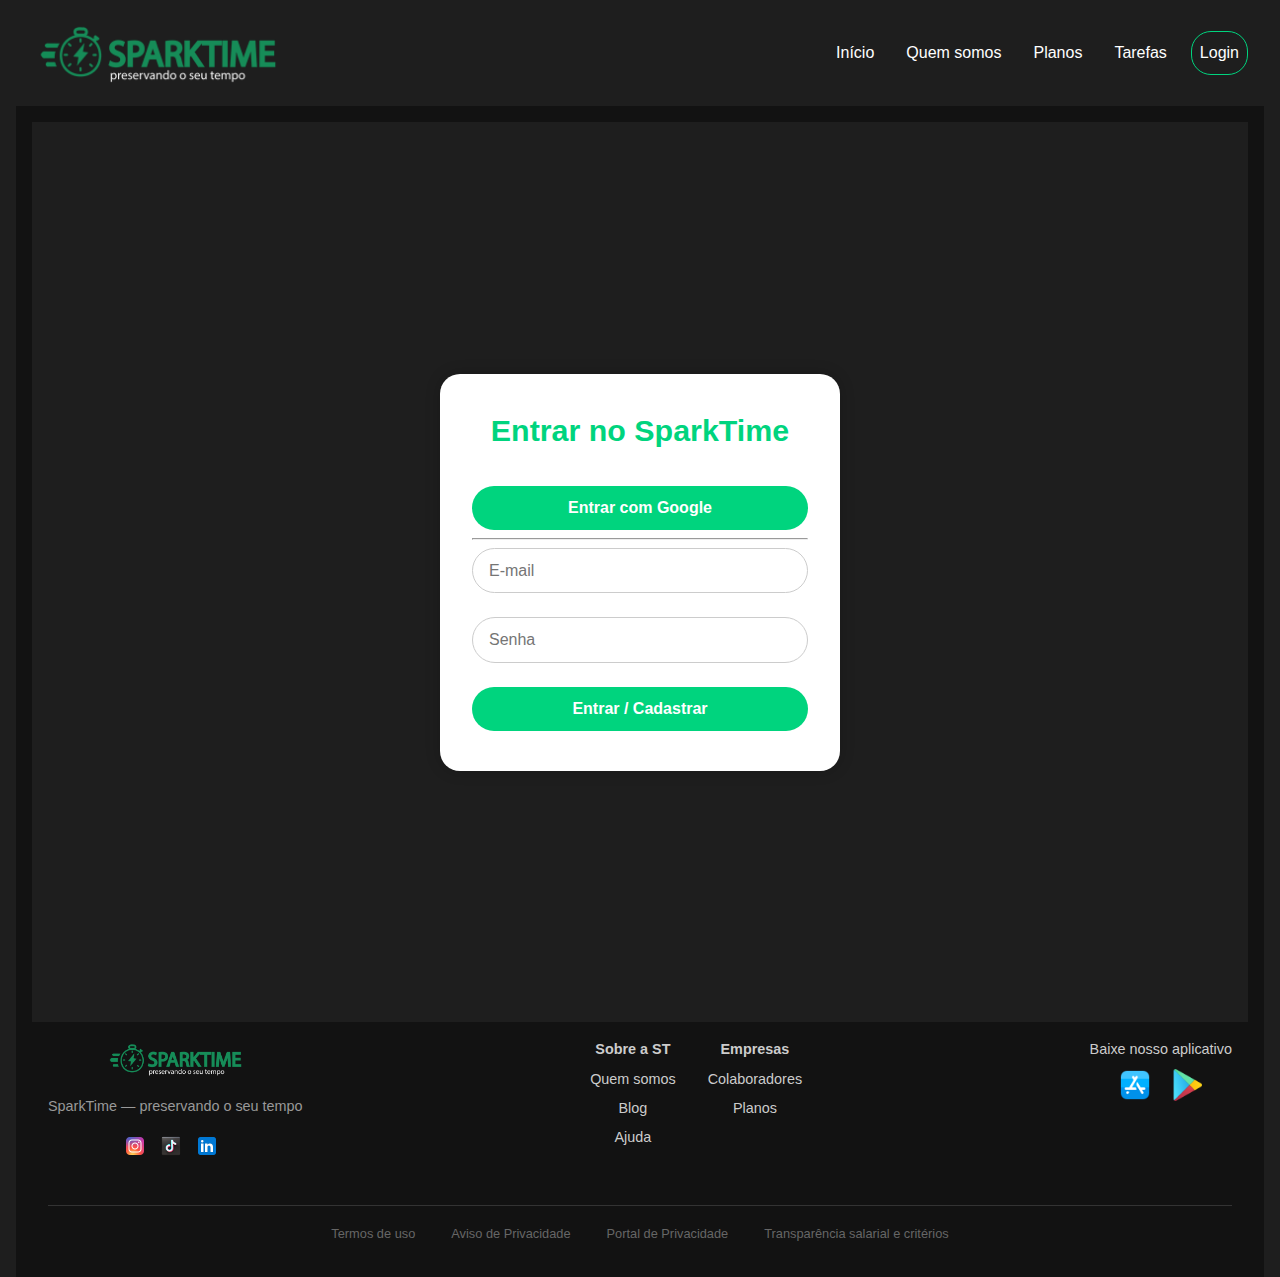
<file: index.html>
<!DOCTYPE html>
<html lang="pt-BR">
<head>
  <meta charset="UTF-8" />
  <meta name="viewport" content="width=device-width,initial-scale=1.0" />
  <title>Perfil | SparkTime</title>
  <link rel="stylesheet" href="style.css" />
</head>
<body>
  <header class="main-header">
    <img src="logo.png" alt="SparkTime Logo" class="logo-img" />
    <nav class="nav-menu">
      <a href="home.html">Início</a>
      <a href="quemsomos.html">Quem somos</a>
      <a href="planos.html">Planos</a>
      <a href="tarefas.html">Tarefas</a>
      <a href="index.html" class="btn">Login</a>
    </nav>
  </header>

    <section class="chamada-topo">

  <!-- Área principal -->
  <main class="main-wrapper">
    <!-- Formulário de login -->
    <div class="login-container">
      <h1>Entrar no SparkTime</h1>
      <button id="login-google">Entrar com Google</button>
      <hr />
      <form id="login-form">
        <input type="email" id="email" placeholder="E-mail" required />
        <input type="password" id="pass" placeholder="Senha" required />
        <button type="submit">Entrar / Cadastrar</button>
      </form>
    </div>
  </main>

    <!-- Firebase e login -->
  <script type="module">
    import { loginGoogle, loginEmail, signupEmail, onUserChanged } from './app.js';

    document.getElementById('login-google').addEventListener('click', () => {
      loginGoogle().catch(err => alert(err.message));
    });

    document.getElementById('login-form').addEventListener('submit', async (e) => {
      e.preventDefault();
      const email = e.target.email.value;
      const pass = e.target.pass.value;
      try {
        await loginEmail(email, pass);
      } catch (err) {
        if (err.code === 'auth/user-not-found') {
          await signupEmail(email, pass);
        } else {
          alert(err.message);
        }
      }
    });

    onUserChanged(user => {
      if (user) window.location = 'tarefas.html';
    });

  <!-- Chatbot -->
  <script type="text/javascript">
    var Tawk_API=Tawk_API||{}, Tawk_LoadStart=new Date();
    (function(){
      var s1=document.createElement("script"),s0=document.getElementsByTagName("script")[0];
      s1.async=true;
      s1.src='https://embed.tawk.to/684596640690ab1912a81521/1it7t6un5';
      s1.charset='UTF-8';
      s1.setAttribute('crossorigin','*');
      s0.parentNode.insertBefore(s1,s0);
    })();
  </script>
  <footer class="footer-completo">
  <div class="footer-container">
    <div class="footer-logo">
      <img src="logo.png" alt="SparkTime Logo" />
      <p>SparkTime — preservando o seu tempo</p>
      <div class="social-icons">
        <img src="instagramlogo.png" alt="Instagram" />
        <img src="tiktoklogo.png" alt="TikTok" />
        <img src="linkedinlogo.png" alt="LinkedIn" />
      </div>
    </div>

    <div class="footer-links">
      <ul>
        <li><strong>Sobre a ST</strong></li>
        <li><a href="#">Quem somos</a></li>
        <li><a href="#">Blog</a></li>
        <li><a href="#">Ajuda</a></li>
      </ul>
      <ul>
        <li><strong>Empresas</strong></li>
        <li><a href="#">Colaboradores</a></li>
        <li><a href="#">Planos</a></li>
      </ul>
    </div>

    <div class="footer-apps">
      <p>Baixe nosso aplicativo</p>
      <div class="app-buttons">
        <img src="appstorelogo.png" alt="App Store" />
        <img src="googleplaylogo.png" alt="Google Play" />
      </div>
    </div>
  </div>

  <div class="footer-bottom">
    <a href="#">Termos de uso</a>
    <a href="#">Aviso de Privacidade</a>
    <a href="#">Portal de Privacidade</a>
    <a href="#">Transparência salarial e critérios</a>
  </div>
</footer>
</body>
</html>
</file>
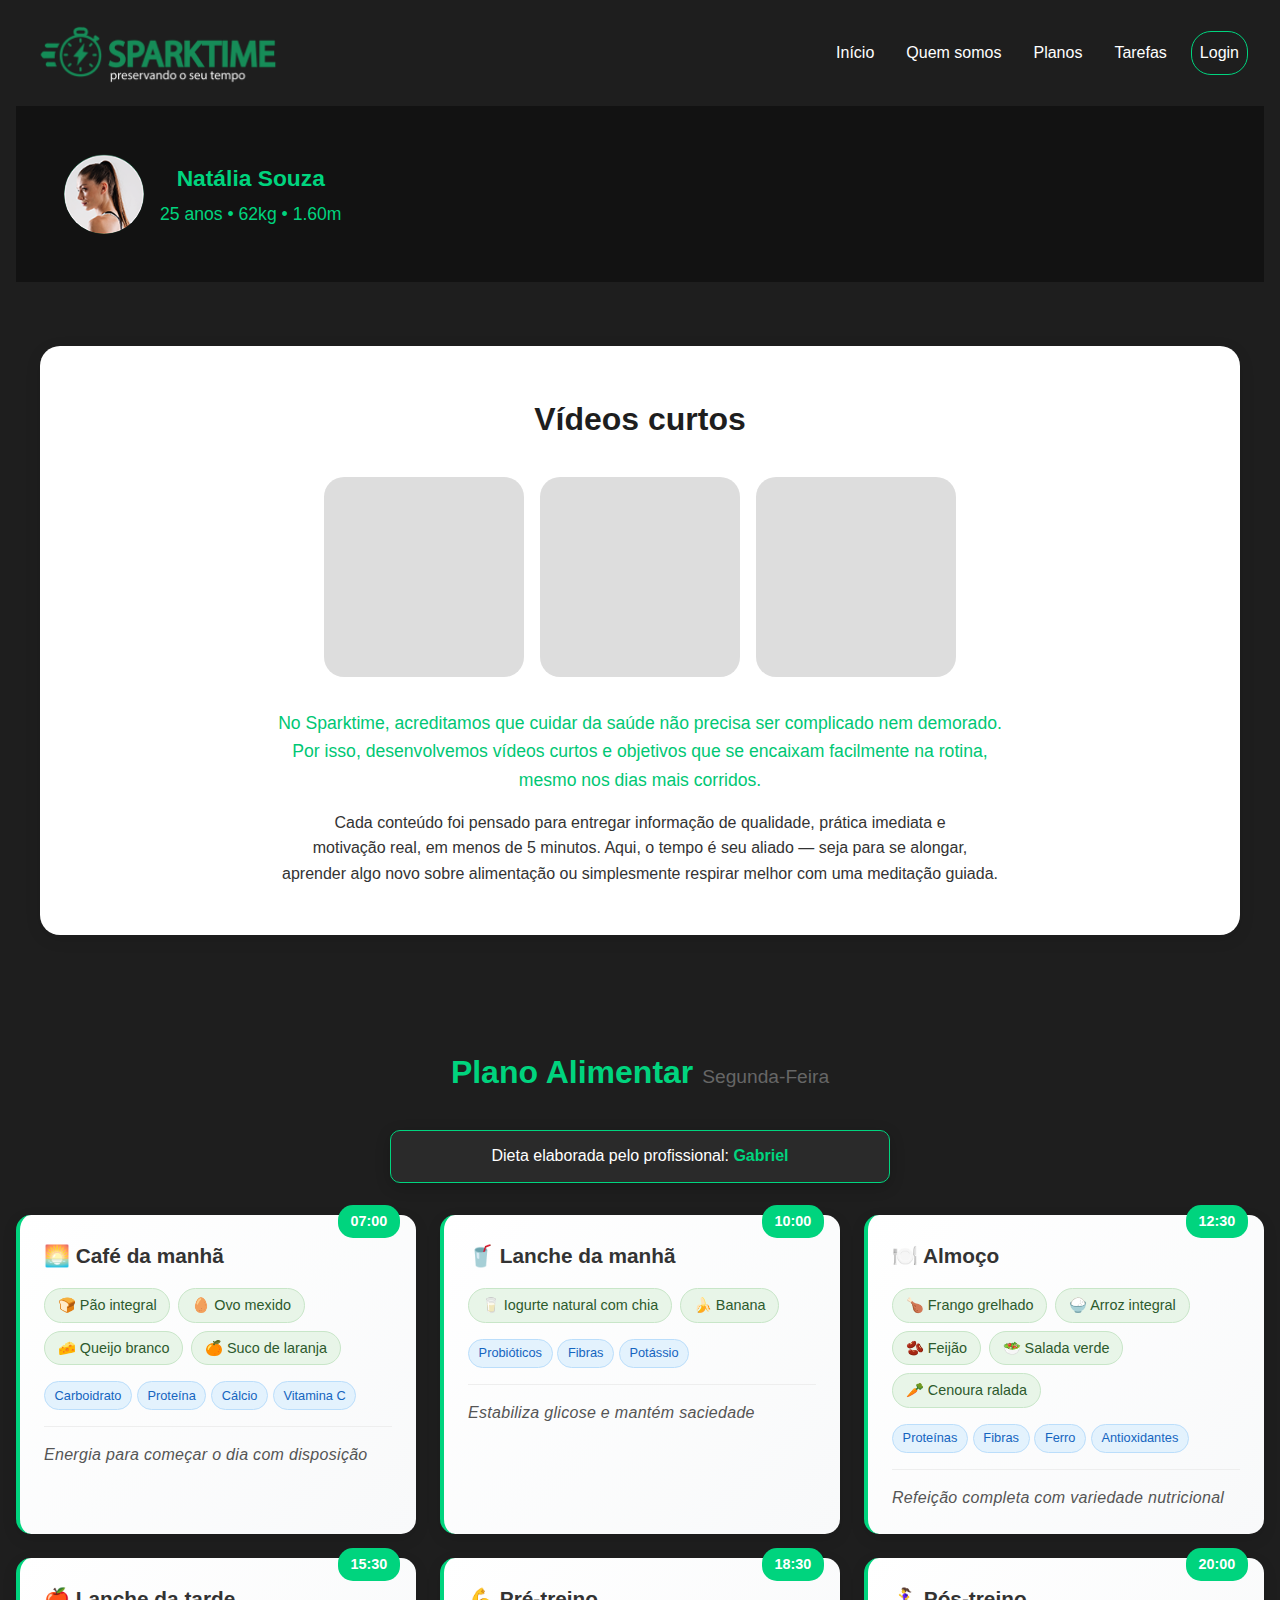
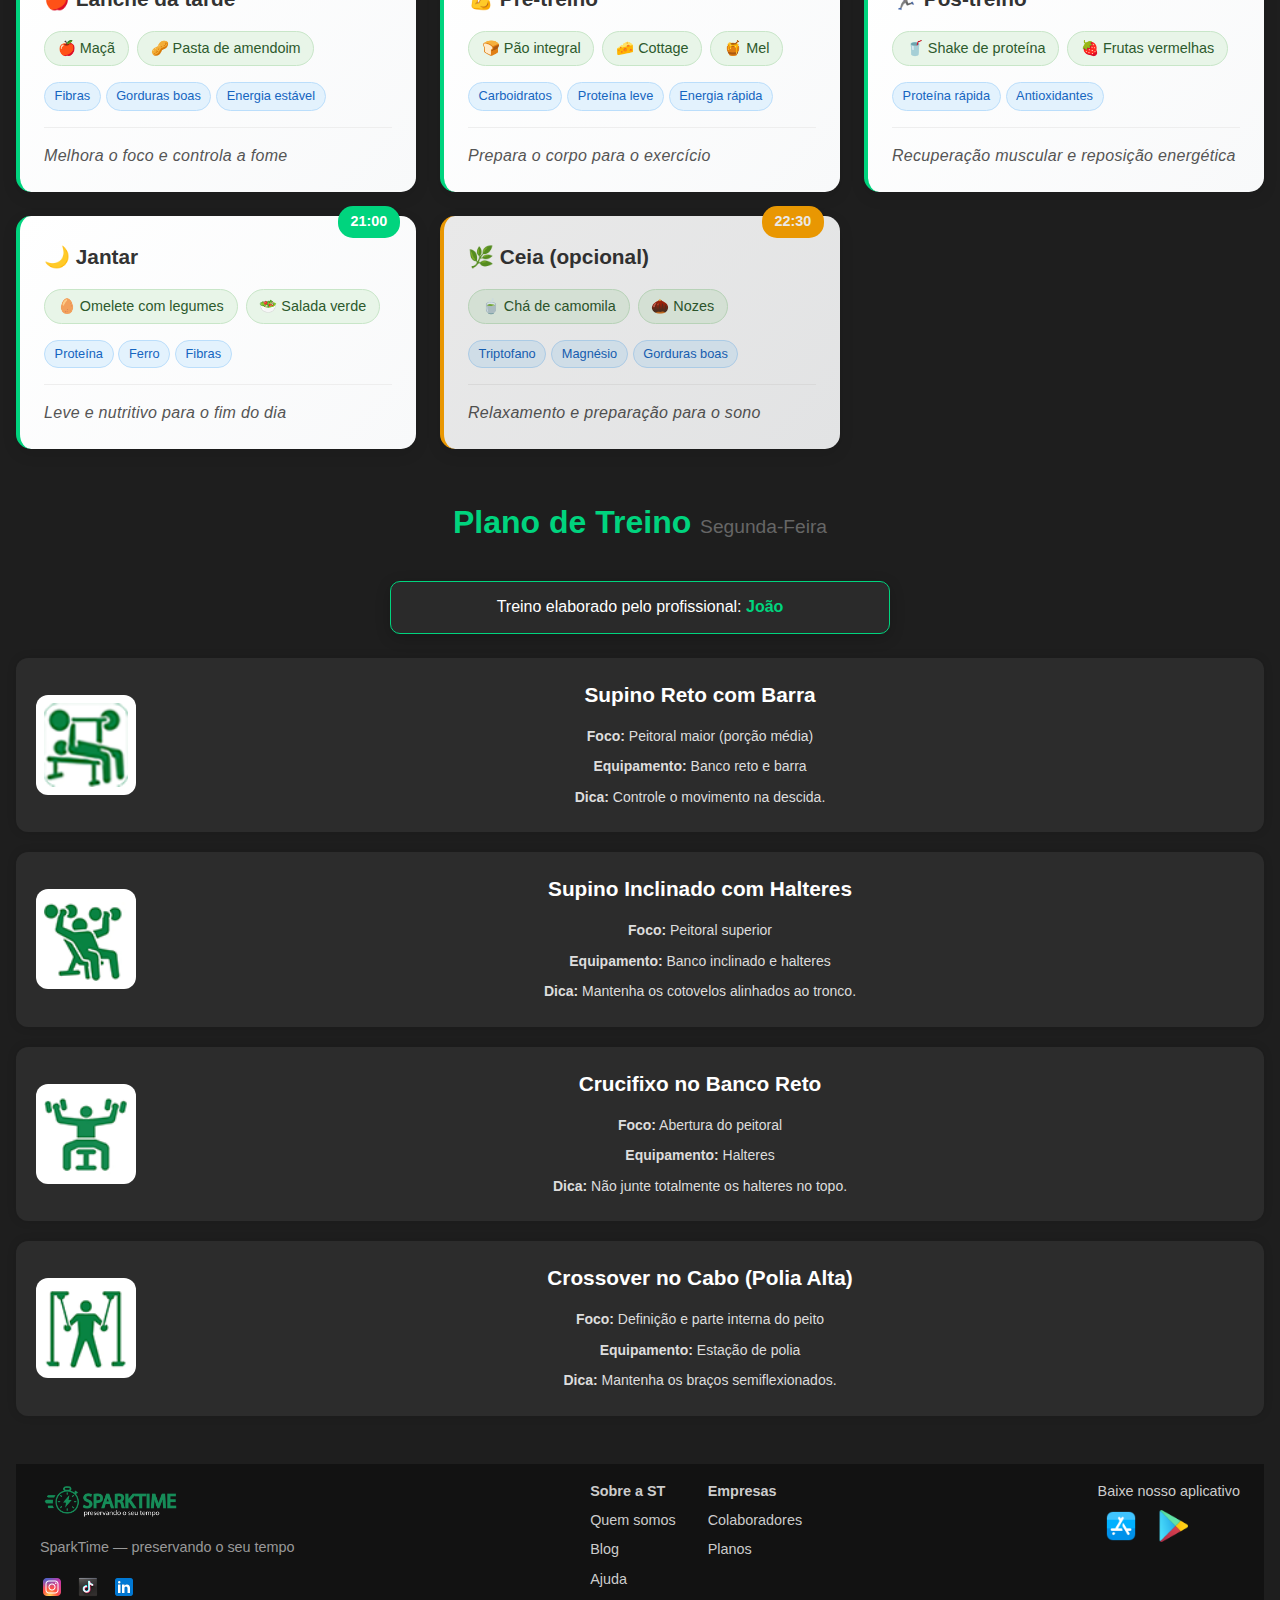
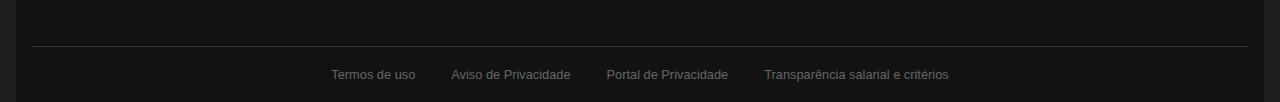
<file: perfil.html>
<!DOCTYPE html>
<html lang="pt-BR">
<head>
  <meta charset="UTF-8" />
  <meta name="viewport" content="width=device-width,initial-scale=1.0" />
  <title>Perfil | SparkTime</title>
  <link rel="stylesheet" href="style.css" />
</head>
<body>
  <header class="main-header">
    <img src="logo.png" alt="SparkTime Logo" class="logo-img" />
    <nav class="nav-menu">
      <a href="home.html">Início</a>
      <a href="quemsomos.html">Quem somos</a>
      <a href="planos.html">Planos</a>
      <a href="tarefas.html">Tarefas</a>
      <a href="index.html" class="btn">Login</a>
    </nav>
  </header>

  <section class="chamada-topo">
    <section class="perfil-top">
      <img src="imgperfil.png" alt="Natália Souza" class="avatar" />
      <div>
        <h2>Natália Souza</h2>
        <p style="font-size: 1.1rem;">25 anos • 62kg • 1.60m</p>
      </div>
    </section>

        </section>

      <!-- Tabela de Vídeos Curtos -->
    <section class="videos-curtos">
      <div class="quadro-branco">
        <h2>Vídeos curtos</h2>
        <div class="videos-carousel">
          <div class="video-card">
      <iframe src="https://www.youtube.com/embed/5lIoxkIIUGE" title="Vídeo 1" frameborder="0" allowfullscreen></iframe>
          </div>
          <div class="video-card">
      <iframe src="https://www.youtube.com/embed/jtbx_crztb0" title="Vídeo 1" frameborder="0" allowfullscreen></iframe>
          </div>
          <div class="video-card">
      <iframe src="https://www.youtube.com/embed/U0wsE5ThraA" title="Vídeo 1" frameborder="0" allowfullscreen></iframe>
          </div>
        </div>
        <p class="texto-verde">
          No Sparktime, acreditamos que cuidar da saúde não precisa ser complicado nem demorado.<br />
          Por isso, desenvolvemos vídeos curtos e objetivos que se encaixam facilmente na rotina,<br />
          mesmo nos dias mais corridos.
        </p>
        <p class="texto-descricao">
          Cada conteúdo foi pensado para entregar informação de qualidade, prática imediata e<br />
          motivação real, em menos de 5 minutos. Aqui, o tempo é seu aliado — seja para se alongar,<br />
          aprender algo novo sobre alimentação ou simplesmente respirar melhor com uma meditação guiada.
        </p>
      </div>
    </section>

    <!-- Tabela de Alimentação Melhorada -->
    <section class="alimentacao-section">
      <h2>Plano Alimentar <span class="dia-semana">Segunda-Feira</span></h2>
      <div class="validation-field">
        <p>Dieta elaborada pelo profissional: <span>Gabriel</span></p>
      </div>
      
      <!-- Versão em cards para melhor visualização -->
      <div class="alimentacao-cards">
        <div class="refeicao-card">
          <div class="horario-badge">07:00</div>
          <div class="refeicao-content">
            <h3>🌅 Café da manhã</h3>
            <div class="alimentos">
              <span class="alimento">🍞 Pão integral</span>
              <span class="alimento">🥚 Ovo mexido</span>
              <span class="alimento">🧀 Queijo branco</span>
              <span class="alimento">🍊 Suco de laranja</span>
            </div>
            <div class="nutrientes">
              <span class="nutriente">Carboidrato</span>
              <span class="nutriente">Proteína</span>
              <span class="nutriente">Cálcio</span>
              <span class="nutriente">Vitamina C</span>
            </div>
            <p class="objetivo">Energia para começar o dia com disposição</p>
          </div>
        </div>

        <div class="refeicao-card">
          <div class="horario-badge">10:00</div>
          <div class="refeicao-content">
            <h3>🥤 Lanche da manhã</h3>
            <div class="alimentos">
              <span class="alimento">🥛 Iogurte natural com chia</span>
              <span class="alimento">🍌 Banana</span>
            </div>
            <div class="nutrientes">
              <span class="nutriente">Probióticos</span>
              <span class="nutriente">Fibras</span>
              <span class="nutriente">Potássio</span>
            </div>
            <p class="objetivo">Estabiliza glicose e mantém saciedade</p>
          </div>
        </div>

        <div class="refeicao-card">
          <div class="horario-badge">12:30</div>
          <div class="refeicao-content">
            <h3>🍽️ Almoço</h3>
            <div class="alimentos">
              <span class="alimento">🍗 Frango grelhado</span>
              <span class="alimento">🍚 Arroz integral</span>
              <span class="alimento">🫘 Feijão</span>
              <span class="alimento">🥗 Salada verde</span>
              <span class="alimento">🥕 Cenoura ralada</span>
            </div>
            <div class="nutrientes">
              <span class="nutriente">Proteínas</span>
              <span class="nutriente">Fibras</span>
              <span class="nutriente">Ferro</span>
              <span class="nutriente">Antioxidantes</span>
            </div>
            <p class="objetivo">Refeição completa com variedade nutricional</p>
          </div>
        </div>

        <div class="refeicao-card">
          <div class="horario-badge">15:30</div>
          <div class="refeicao-content">
            <h3>🍎 Lanche da tarde</h3>
            <div class="alimentos">
              <span class="alimento">🍎 Maçã</span>
              <span class="alimento">🥜 Pasta de amendoim</span>
            </div>
            <div class="nutrientes">
              <span class="nutriente">Fibras</span>
              <span class="nutriente">Gorduras boas</span>
              <span class="nutriente">Energia estável</span>
            </div>
            <p class="objetivo">Melhora o foco e controla a fome</p>
          </div>
        </div>

        <div class="refeicao-card">
          <div class="horario-badge">18:30</div>
          <div class="refeicao-content">
            <h3>💪 Pré-treino</h3>
            <div class="alimentos">
              <span class="alimento">🍞 Pão integral</span>
              <span class="alimento">🧀 Cottage</span>
              <span class="alimento">🍯 Mel</span>
            </div>
            <div class="nutrientes">
              <span class="nutriente">Carboidratos</span>
              <span class="nutriente">Proteína leve</span>
              <span class="nutriente">Energia rápida</span>
            </div>
            <p class="objetivo">Prepara o corpo para o exercício</p>
          </div>
        </div>

        <div class="refeicao-card">
          <div class="horario-badge">20:00</div>
          <div class="refeicao-content">
            <h3>🏃‍♀️ Pós-treino</h3>
            <div class="alimentos">
              <span class="alimento">🥤 Shake de proteína</span>
              <span class="alimento">🍓 Frutas vermelhas</span>
            </div>
            <div class="nutrientes">
              <span class="nutriente">Proteína rápida</span>
              <span class="nutriente">Antioxidantes</span>
            </div>
            <p class="objetivo">Recuperação muscular e reposição energética</p>
          </div>
        </div>

        <div class="refeicao-card">
          <div class="horario-badge">21:00</div>
          <div class="refeicao-content">
            <h3>🌙 Jantar</h3>
            <div class="alimentos">
              <span class="alimento">🥚 Omelete com legumes</span>
              <span class="alimento">🥗 Salada verde</span>
            </div>
            <div class="nutrientes">
              <span class="nutriente">Proteína</span>
              <span class="nutriente">Ferro</span>
              <span class="nutriente">Fibras</span>
            </div>
            <p class="objetivo">Leve e nutritivo para o fim do dia</p>
          </div>
        </div>

        <div class="refeicao-card opcional">
          <div class="horario-badge">22:30</div>
          <div class="refeicao-content">
            <h3>🌿 Ceia (opcional)</h3>
            <div class="alimentos">
              <span class="alimento">🍵 Chá de camomila</span>
              <span class="alimento">🌰 Nozes</span>
            </div>
            <div class="nutrientes">
              <span class="nutriente">Triptofano</span>
              <span class="nutriente">Magnésio</span>
              <span class="nutriente">Gorduras boas</span>
            </div>
            <p class="objetivo">Relaxamento e preparação para o sono</p>
          </div>
        </div>
      </div>




     <!-- Seção de Treinos Melhorada -->
          <section class="alimentacao-section">
      <h2>Plano de Treino <span class="dia-semana">Segunda-Feira</span></h2>
      <div class="validation-field">
        <p>Treino elaborado pelo profissional: <span>João</span></p>
      </div>
      <div class="treino-card">
        <img src="treino1.png" alt="Supino Reto com Barra" class="treino-img" />
        <div class="treino-texto">
          <h3>Supino Reto com Barra</h3>
          <p><strong>Foco:</strong> Peitoral maior (porção média)</p>
          <p><strong>Equipamento:</strong> Banco reto e barra</p>
          <p><strong>Dica:</strong> Controle o movimento na descida.</p>
        </div>
      </div>
      <div class="treino-card">
        <div class="treino-texto">
          <h3>Supino Inclinado com Halteres</h3>
          <p><strong>Foco:</strong> Peitoral superior</p>
          <p><strong>Equipamento:</strong> Banco inclinado e halteres</p>
          <p><strong>Dica:</strong> Mantenha os cotovelos alinhados ao tronco.</p>
        </div>
        <img src="treino2.png" alt="Supino Inclinado" class="treino-img" />
      </div>
      <div class="treino-card">
        <img src="treino3.png" alt="Crucifixo no Banco Reto" class="treino-img" />
        <div class="treino-texto">
          <h3>Crucifixo no Banco Reto</h3>
          <p><strong>Foco:</strong> Abertura do peitoral</p>
          <p><strong>Equipamento:</strong> Halteres</p>
          <p><strong>Dica:</strong> Não junte totalmente os halteres no topo.</p>
        </div>
      </div>
      <div class="treino-card">
        <div class="treino-texto">
          <h3>Crossover no Cabo (Polia Alta)</h3>
          <p><strong>Foco:</strong> Definição e parte interna do peito</p>
          <p><strong>Equipamento:</strong> Estação de polia</p>
          <p><strong>Dica:</strong> Mantenha os braços semiflexionados.</p>
        </div>
        <img src="treino4.png" alt="Crossover no Cabo" class="treino-img" />
      </div>
    </section>
  </section>

  <footer class="footer-completo">
    <div class="footer-container">
      <div class="footer-logo">
        <img src="logo.png" alt="SparkTime Logo" />
        <p>SparkTime — preservando o seu tempo</p>
        <div class="social-icons">
          <img src="instagramlogo.png" alt="Instagram" />
          <img src="tiktoklogo.png" alt="TikTok" />
          <img src="linkedinlogo.png" alt="LinkedIn" />
        </div>
      </div>
      <div class="footer-links">
        <ul>
          <li><strong>Sobre a ST</strong></li>
          <li><a href="#">Quem somos</a></li>
          <li><a href="#">Blog</a></li>
          <li><a href="#">Ajuda</a></li>
        </ul>
        <ul>
          <li><strong>Empresas</strong></li>
          <li><a href="#">Colaboradores</a></li>
          <li><a href="#">Planos</a></li>
        </ul>
      </div>
      <div class="footer-apps">
        <p>Baixe nosso aplicativo</p>
        <div class="app-buttons">
          <img src="appstorelogo.png" alt="App Store" />
          <img src="googleplaylogo.png" alt="Google Play" />
        </div>
      </div>
    </div>
    <div class="footer-bottom">
      <a href="#">Termos de uso</a>
      <a href="#">Aviso de Privacidade</a>
      <a href="#">Portal de Privacidade</a>
      <a href="#">Transparência salarial e critérios</a>
    </div>
  </footer>

  <!-- Chatbot -->
  <script type="text/javascript">
    var Tawk_API = Tawk_API || {}, Tawk_LoadStart = new Date();
    (function () {
      var s1 = document.createElement("script"), s0 = document.getElementsByTagName("script")[0];
      s1.async = true;
      s1.src = 'https://embed.tawk.to/684596640690ab1912a81521/1it7t6un5';
      s1.charset = 'UTF-8';
      s1.setAttribute('crossorigin', '*');
      s0.parentNode.insertBefore(s1, s0);
    })();
  </script>
</body>
</html>
</file>
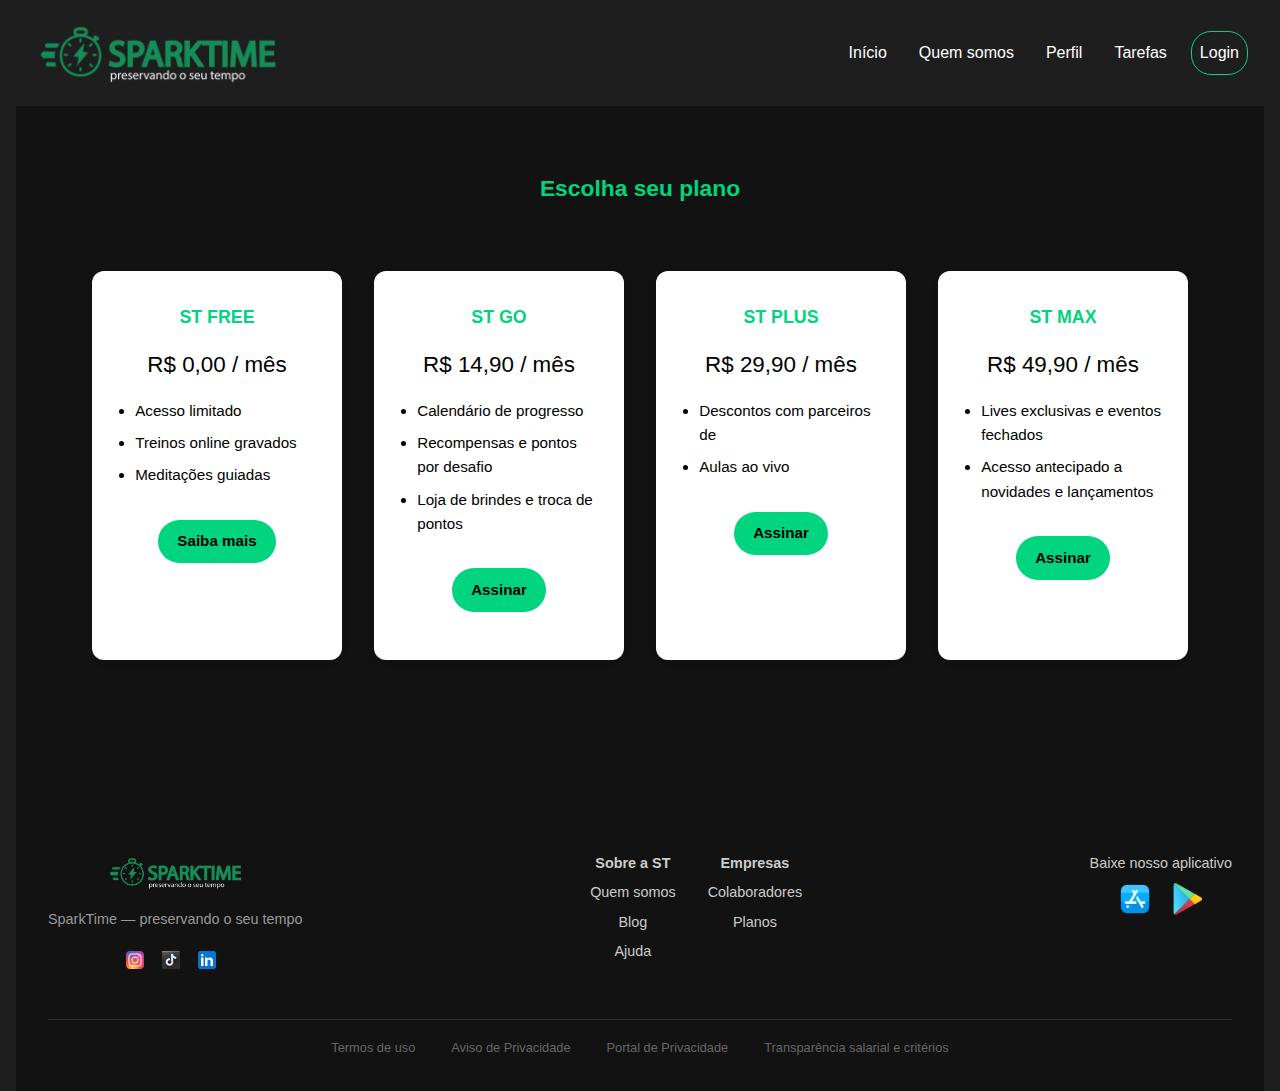
<file: planos.html>
<!DOCTYPE html>
<html lang="pt-BR">
<head>
  <meta charset="UTF-8">
  <meta name="viewport" content="width=device-width,initial-scale=1.0">
  <title>Planos | SparkTime</title>
  <link rel="stylesheet" href="style.css">
</head>
<body>
  <header class="main-header">
    <img src="logo.png" alt="SparkTime Logo" class="logo-img" />
    <nav class="nav-menu">
      <a href="home.html">Início</a>
      <a href="quemsomos.html">Quem somos</a>
      <a href="perfil.html">Perfil</a>
      <a href="tarefas.html">Tarefas</a>
      <a href="index.html" class="btn">Login</a>
    </nav>
  </header>

      <section class="chamada-topo">

  <section class="plan-cards">
    <h2>Escolha seu plano</h2>
    <div class="plans-container">
      <div class="plan-card">
        <h3>ST FREE</h3>
        <p class="price">R$ 0,00 / mês</p>
        <ul>
          <li>Acesso limitado</li>
          <li>Treinos online gravados</li>
          <li>Meditações guiadas</li>
        </ul>
        <a href="#" class="btn">Saiba mais</a>
      </div>

      <div class="plan-card">
        <h3>ST GO</h3>
        <p class="price">R$ 14,90 / mês</p>
        <ul>
          <li>Calendário de progresso</li>
          <li>Recompensas e pontos por desafio</li>
          <li>Loja de brindes e troca de pontos</li>

        </ul>
        <a href="#" class="btn">Assinar</a>
      </div>

      <div class="plan-card">
        <h3>ST PLUS</h3>
        <p class="price">R$ 29,90 / mês</p>
        <ul>
          <li>Descontos com parceiros de <bem-estar></bem-estar></li>
          <li>Aulas ao vivo</li>
        </ul>
        <a href="#" class="btn">Assinar</a>
      </div>

      <div class="plan-card">
        <h3>ST MAX</h3>
        <p class="price">R$ 49,90 / mês</p>
        <ul>
          <li>Lives exclusivas e eventos fechados</li>
          <li>Acesso antecipado a novidades e lançamentos</li>
        </ul>
        <a href="#" class="btn">Assinar</a>
      </div>
    </div>
  </section>

  <footer class="footer">
  </footer>

  <!-- Chatbot -->
  <script type="text/javascript">
    var Tawk_API=Tawk_API||{}, Tawk_LoadStart=new Date();
    (function(){
      var s1=document.createElement("script"),s0=document.getElementsByTagName("script")[0];
      s1.async=true;
      s1.src='https://embed.tawk.to/684596640690ab1912a81521/1it7t6un5';
      s1.charset='UTF-8';
      s1.setAttribute('crossorigin','*');
      s0.parentNode.insertBefore(s1,s0);
    })();
  </script>
  <footer class="footer-completo">
  <div class="footer-container">
    <div class="footer-logo">
      <img src="logo.png" alt="SparkTime Logo" />
      <p>SparkTime — preservando o seu tempo</p>
      <div class="social-icons">
        <img src="instagramlogo.png" alt="Instagram" />
        <img src="tiktoklogo.png" alt="TikTok" />
        <img src="linkedinlogo.png" alt="LinkedIn" />
      </div>
    </div>

    <div class="footer-links">
      <ul>
        <li><strong>Sobre a ST</strong></li>
        <li><a href="#">Quem somos</a></li>
        <li><a href="#">Blog</a></li>
        <li><a href="#">Ajuda</a></li>
      </ul>
      <ul>
        <li><strong>Empresas</strong></li>
        <li><a href="#">Colaboradores</a></li>
        <li><a href="#">Planos</a></li>
      </ul>
    </div>

    <div class="footer-apps">
      <p>Baixe nosso aplicativo</p>
      <div class="app-buttons">
        <img src="appstorelogo.png" alt="App Store" />
        <img src="googleplaylogo.png" alt="Google Play" />
      </div>
    </div>
  </div>

  <div class="footer-bottom">
    <a href="#">Termos de uso</a>
    <a href="#">Aviso de Privacidade</a>
    <a href="#">Portal de Privacidade</a>
    <a href="#">Transparência salarial e critérios</a>
  </div>
</footer>
</body>
</html>
</file>
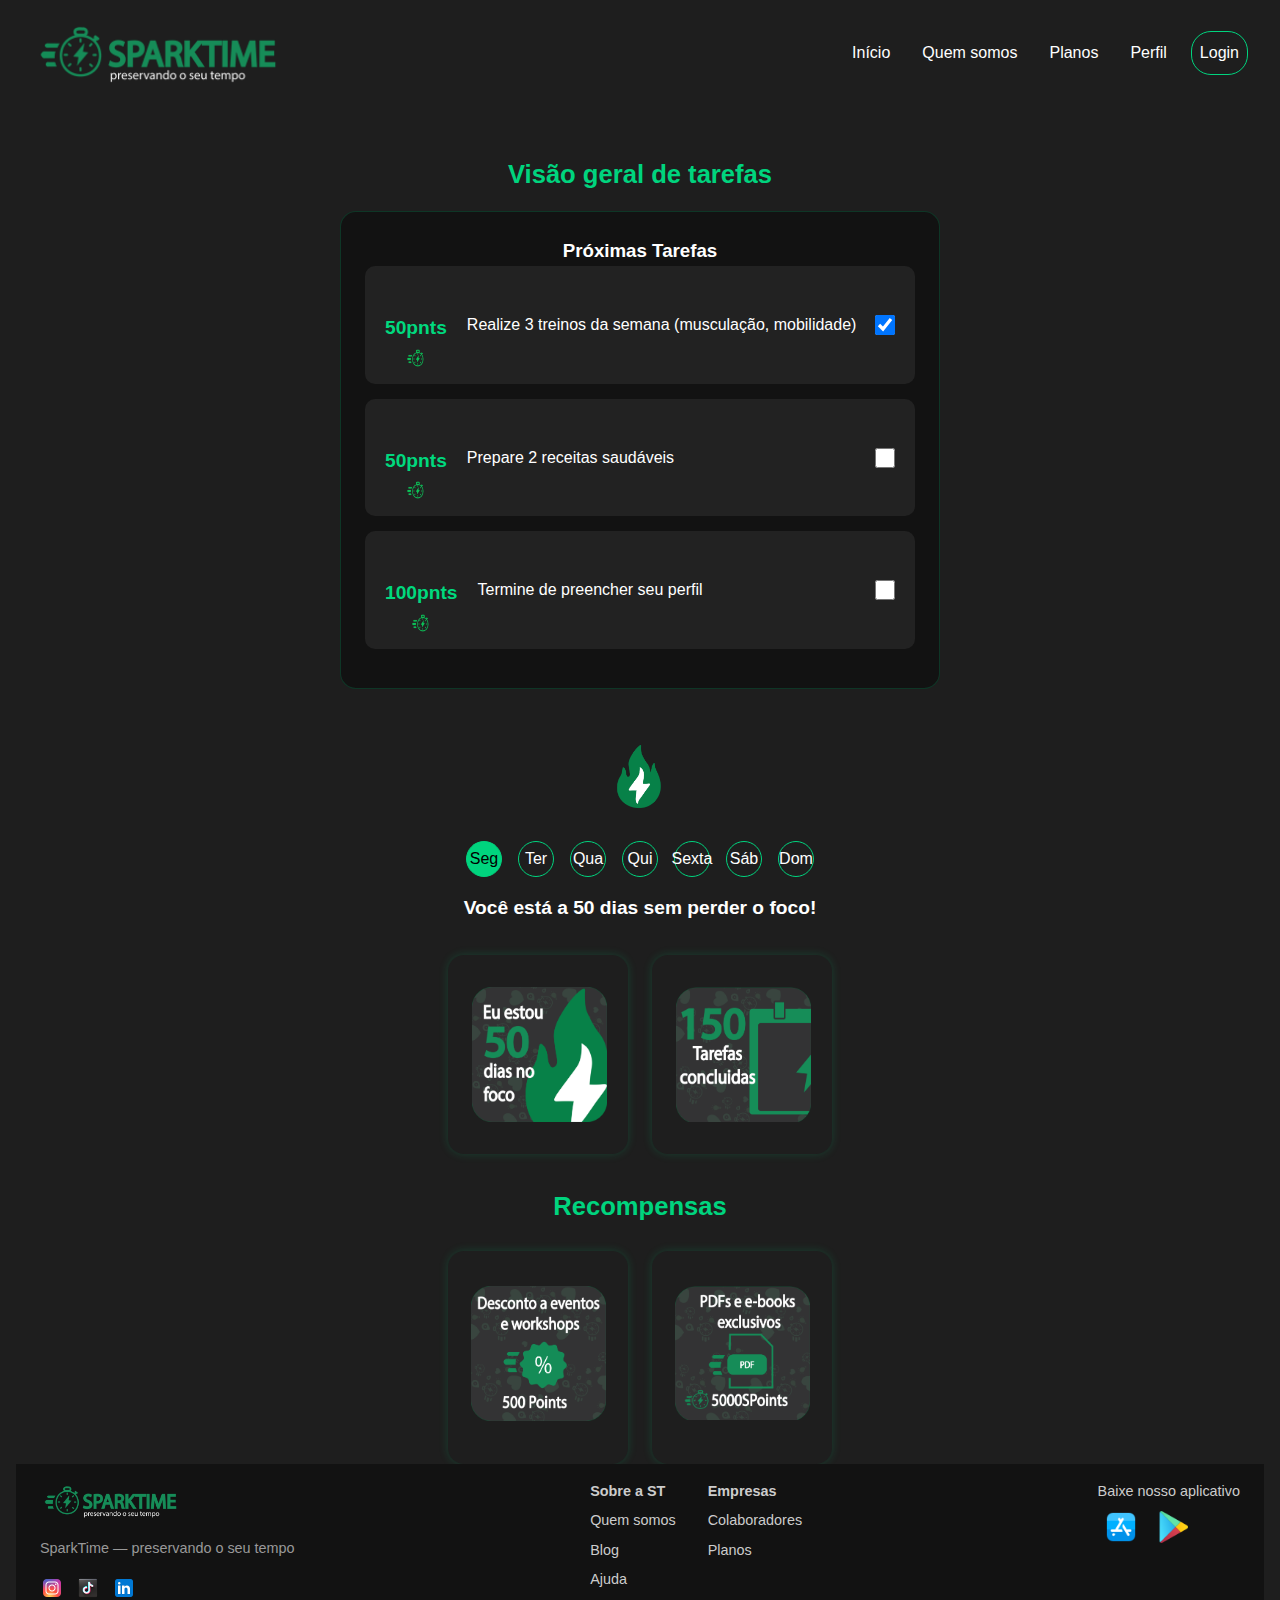
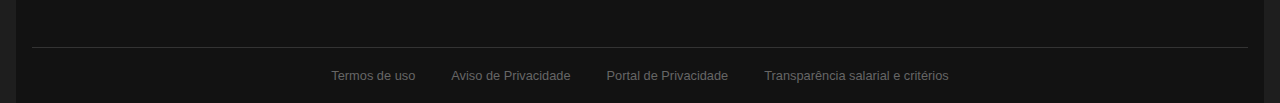
<file: tarefas.html>
<!DOCTYPE html>
<html lang="pt-BR">
<head>
  <meta charset="UTF-8" />
  <meta name="viewport" content="width=device-width,initial-scale=1.0" />
  <title>Tarefas | SparkTime</title>
  <link rel="stylesheet" href="style.css" />
</head>
<body>

  <!-- Header padrão -->
  <header class="main-header">
    <img src="logo.png" alt="SparkTime Logo" class="logo-img" />
    <nav class="nav-menu">
      <a href="home.html">Início</a>
      <a href="quemsomos.html">Quem somos</a>
      <a href="planos.html">Planos</a>
      <a href="perfil.html">Perfil</a>
      <a href="index.html" class="btn">Login</a>
    </nav>
  </header>

  <!-- Título -->
  <section class="tarefas-section">
    <h2 class="section-title">Visão geral de tarefas</h2>

    <!-- Tarefas -->
    <div class="task-box">
      <h3>Próximas Tarefas</h3>

    <div class="tarefa">
      <div class="tarefa-info">
        <div class="pontos-icon">
          <span class="pontos">50pnts</span>
          <img src="relogio.png" alt="Ícone Relógio" />
        </div>
        <p class="descricao">Realize 3 treinos da semana (musculação, mobilidade)</p>
      </div>
      <input type="checkbox" checked />
    </div>

    <div class="tarefa">
      <div class="tarefa-info">
        <div class="pontos-icon">
          <span class="pontos">50pnts</span>
          <img src="relogio.png" alt="Ícone Relógio" />
        </div>
        <p class="descricao">Prepare 2 receitas saudáveis</p>
      </div>
      <input type="checkbox" />
    </div>

    <div class="tarefa">
      <div class="tarefa-info">
        <div class="pontos-icon">
          <span class="pontos">100pnts</span>
          <img src="relogio.png" alt="Ícone Relógio" />
        </div>
        <p class="descricao">Termine de preencher seu perfil</p>
      </div>
      <input type="checkbox" />
    </div>
  </div>
</section>

    <!-- Progresso semanal -->
<div class="progresso-diario" style="margin-top: 0; text-align: center;">
      <img src="defensiva-06.png" alt="foco" class="foco-icon" />
      <div class="dias-semana">
        <span class="ativo">Seg</span>
        <span>Ter</span>
        <span>Qua</span>
        <span>Qui</span>
        <span>Sexta</span>
        <span>Sáb</span>
        <span>Dom</span>
      </div>
      <p class="campanha-texto">Você está a 50 dias sem perder o foco!</p>
    </div>

    <!-- Conquistas -->
    <div class="conquistas">
      <div class="card-conquista">
        <img src="50dias-07.png" alt="Chama" />
      </div>
      <div class="card-conquista">
        <img src="tarefasconcluidas-08.png" alt="tarefa" />
      </div>
    </div>

    <!-- Recompensas -->
    <h3 class="section-title">Recompensas</h3>
    <div class="recompensas">
      <div class="recompensa-card">
        <img src="recompensa1-07.png" alt="Desconto" />
      </div>
      <div class="recompensa-card">
        <img src="recompensa2-08.png" alt="PDF" />
      </div>
    </div>
  </section>



<footer class="footer-completo">
  <div class="footer-container">
    <div class="footer-logo">
      <img src="logo.png" alt="SparkTime Logo" />
      <p>SparkTime — preservando o seu tempo</p>
      <div class="social-icons">
        <img src="instagramlogo.png" alt="Instagram" />
        <img src="tiktoklogo.png" alt="TikTok" />
        <img src="linkedinlogo.png" alt="LinkedIn" />
      </div>
    </div>

    <div class="footer-links">
      <ul>
        <li><strong>Sobre a ST</strong></li>
        <li><a href="#">Quem somos</a></li>
        <li><a href="#">Blog</a></li>
        <li><a href="#">Ajuda</a></li>
      </ul>
      <ul>
        <li><strong>Empresas</strong></li>
        <li><a href="#">Colaboradores</a></li>
        <li><a href="#">Planos</a></li>
      </ul>
    </div>

    <div class="footer-apps">
      <p>Baixe nosso aplicativo</p>
      <div class="app-buttons">
        <img src="appstorelogo.png" alt="App Store" />
        <img src="googleplaylogo.png" alt="Google Play" />
      </div>
    </div>
  </div>

  <div class="footer-bottom">
    <a href="#">Termos de uso</a>
    <a href="#">Aviso de Privacidade</a>
    <a href="#">Portal de Privacidade</a>
    <a href="#">Transparência salarial e critérios</a>
  </div>
  </footer>

  <!-- Chatbot -->
  <script type="text/javascript">
    var Tawk_API = Tawk_API || {}, Tawk_LoadStart = new Date();
    (function () {
      var s1 = document.createElement("script"), s0 = document.getElementsByTagName("script")[0];
      s1.async = true;
      s1.src = 'https://embed.tawk.to/684596640690ab1912a81521/1it7t6un5';
      s1.charset = 'UTF-8';
      s1.setAttribute('crossorigin', '*');
      s0.parentNode.insertBefore(s1, s0);
    })();
  </script>

</body>
</html>
</file>
<file: style.css>
/* Reset e base */
* {
  margin: 0;
  padding: 0;
  box-sizing: border-box;
}

body {
  font-family: 'Segoe UI', sans-serif;
  background-color: #1e1e1e;
  color: #ffffff;
  line-height: 1.6;
}

/* Cabeçalho */
.main-header {
  background-color: #121212;
  display: flex;
  justify-content: space-between;
  align-items: center;
  padding: 1rem 2rem;
  flex-wrap: wrap;
}

.logo {
  font-size: 1.6rem;
  font-weight: bold;
  color: #00d47e;
}

.nav-menu {
  display: flex;
  gap: 1rem;
  flex-wrap: wrap;
}

.nav-menu a {
  text-decoration: none;
  color: #ffffff;
  padding: 0.5rem 1rem;
  border-radius: 20px;
  transition: background 0.3s;
}

.nav-menu a:hover,
.nav-menu .btn:hover {
  background-color: #00d47e;
  color: #000;
}

.nav-menu .btn {
  background-color: transparent;
  border: 1px solid #00d47e;
}

/* Rodapé */
.footer {
  text-align: center;
  background-color: #121212;
  padding: 1.5rem;
  font-size: 0.9rem;
  color: #ccc;
  margin-top: 3rem;
}

/* Login */
.login-page {
  display: flex;
  justify-content: center;
  align-items: center;
  height: 100vh;
  background: #1e1e1e;
}

.login-container {
  background: #ffffff;
  color: #000;
  padding: 2rem;
  border-radius: 20px;
  width: 100%;
  max-width: 400px;
  text-align: center;
}

.login-container h1 {
  color: #00d47e;
  margin-bottom: 1.5rem;
}

.login-container input,
.login-container button {
  width: 100%;
  padding: 0.75rem;
  margin: 0.5rem 0;
  border-radius: 25px;
  border: 1px solid #ccc;
  font-size: 1rem;
}

.login-container button {
  background-color: #00d47e;
  color: #000;
  font-weight: bold;
  border: none;
  cursor: pointer;
}

.login-container button:hover {
  background-color: #00b869;
}

/* Página inicial */
.hero {
  text-align: center;
  padding: 4rem 1rem;
}

.hero h1 {
  font-size: 2rem;
  color: #00d47e;
  margin-bottom: 1rem;
}

.hero p {
  font-size: 1.1rem;
  color: #ccc;
  margin-bottom: 2rem;
}

.hero .btn {
  padding: 0.8rem 2rem;
  border: none;
  border-radius: 30px;
  background-color: #00d47e;
  color: #000;
  font-weight: bold;
  cursor: pointer;
  text-decoration: none;
}

/* Planos */
.plan-cards {
  padding: 3rem 1rem;
  text-align: center;
}

.plan-cards h2 {
  color: #00d47e;
  margin-bottom: 2rem;
}

.plans-container {
  display: flex;
  gap: 1rem;
  justify-content: center;
  flex-wrap: wrap;
}

.plan-card {
  background-color: #fff;
  color: #000;
  padding: 1.5rem;
  border-radius: 20px;
  width: 250px;
  box-shadow: 0 0 10px rgba(0,0,0,0.2);
  text-align: center;
}

.plan-card h3 {
  margin-bottom: 0.5rem;
  color: #00d47e;
}

.plan-card .price {
  font-size: 1.4rem;
  margin: 1rem 0;
}

.plan-card ul {
  list-style: none;
  padding: 0;
  margin: 0 0 1rem;
}

.plan-card li {
  margin-bottom: 0.5rem;
}

.plan-card .btn {
  background-color: #00d47e;
  color: #000;
  padding: 0.6rem 1.2rem;
  border-radius: 25px;
  text-decoration: none;
  display: inline-block;
  font-weight: bold;
}

/* Perfil */
.perfil-top {
  display: flex;
  align-items: center;
  gap: 1rem;
  padding: 2rem;
}

.avatar {
  width: 80px;
  height: 80px;
  border-radius: 50%;
}

.table-section {
  padding: 1rem 2rem;
}

.scroll-table {
  overflow-x: auto;
}

table {
  width: 100%;
  border-collapse: collapse;
  margin-top: 1rem;
  background-color: #fff;
  color: #000;
}

table th,
table td {
  padding: 0.8rem;
  border: 1px solid #ddd;
  text-align: left;
}

.videos-curtos, .treino-section {
  padding: 2rem;
}

.video-list {
  display: flex;
  gap: 1rem;
  flex-wrap: wrap;
}

.video-list img {
  width: 160px;
  border-radius: 10px;
}

/* Tarefas */
.tarefas-container {
  padding: 2rem;
  text-align: center;
}

.task-list {
  list-style: none;
  padding: 0;
  max-width: 900px;
  margin: 1rem auto;
}

.task-list li {
  background: #333;
  margin: 0.5rem 0;
  padding: 1rem;
  border-radius: 12px;
  display: flex;
  align-items: center;
  justify-content: flex-start;
  gap: 0.5rem;
}

.task-list li.done {
  opacity: 0.6;
  text-decoration: line-through;
}

.task-list input[type="checkbox"] {
  transform: scale(1.3);
}

.section-title {
  color: #00d47e;
  font-size: 1.6rem;
  margin-bottom: 1rem;
  text-align: center;
}

.pontos {
  margin-top: 2rem;
  font-size: 1.2rem;
  color: #00d47e;
}

/* Responsivo */
@media (max-width: 768px) {
  .main-header {
    flex-direction: column;
    align-items: flex-start;
  }

  .nav-menu {
    flex-direction: column;
    width: 100%;
    margin-top: 1rem;
  }

  .plans-container,
  .video-list {
    flex-direction: column;
    align-items: center;
  }
}
.footer-completo {
  background-color: #121212;
  color: #ccc;
  padding: 2rem 1rem 1rem;
  font-size: 0.9rem;
  clear: both;
  position: relative;
  z-index: 1;
}

.footer-container {
  max-width: 1200px;
  margin: auto;
  display: flex;
  flex-wrap: wrap;
  justify-content: space-between;
  gap: 2rem;
}

.footer-logo img {
  width: 140px;
  margin-bottom: 0.5rem;
}

.footer-logo p {
  margin-bottom: 1rem;
  color: #999;
}

.social-icons img {
  width: 24px;
  margin-right: 0.5rem;
  cursor: pointer;
}

.footer-links {
  display: flex;
  gap: 2rem;
}

.footer-links ul {
  list-style: none;
  padding: 0;
}

.footer-links a {
  color: #ccc;
  text-decoration: none;
  display: block;
  margin-top: 0.4rem;
}

.footer-links a:hover {
  color: #00d47e;
}

.footer-apps .app-buttons img {
  width: 38px;
  margin: 0.3rem;
}

.footer-bottom {
  text-align: center;
  margin-top: 2rem;
  border-top: 1px solid #333;
  padding-top: 1rem;
}

.footer-bottom a {
  margin: 0 1rem;
  color: #666;
  text-decoration: none;
  font-size: 0.8rem;
}

.footer-bottom a:hover {
  color: #00d47e;
}
.hero-section {
  display: flex;
  justify-content: center;
  align-items: center;
  padding: 3rem 2rem;
  gap: 3rem;
  flex-wrap: wrap;
}

.hero-text {
  flex: 1;
  min-width: 280px;
  max-width: 500px;
  color: #fff;
}

.hero-text h1 {
  font-size: 1.8rem;
  margin-bottom: 1rem;
  color: #00d47e;
}

.hero-text p {
  margin-bottom: 1.5rem;
  line-height: 1.6;
  color: #ccc;
}

.hero-text strong {
  color: #00d47e;
}

.hero-text .btn {
  background: #00d47e;
  color: #000;
  padding: 0.7rem 1.5rem;
  border-radius: 25px;
  text-decoration: none;
  font-weight: bold;
  display: inline-block;
}

.hero-img img {
  width: 100%;
  max-width: 400px;
  border-radius: 20px;
  box-shadow: 0 0 15px rgba(0, 0, 0, 0.2);
}
.como-funciona {
  text-align: center;
  padding: 4rem 1rem;
}

.como-funciona h2 {
  font-size: 1.4rem;
  margin-bottom: 2rem;
  color: #fff;
  text-transform: uppercase;
  letter-spacing: 1px;
}

.funciona-grid {
  display: flex;
  gap: 2rem;
  justify-content: center;
  align-items: flex-start;
  flex-wrap: wrap;
  margin: 2rem 0;
  text-align: center;
}

.funciona-card {
  background: #1e1e1e;
  border: 1px solid #333;
  border-radius: 12px;
  padding: 1.5rem 1rem;
  width: 180px;
  box-shadow: 0 0 10px #00000020;
  display: flex;
  flex-direction: column;
  align-items: center;
  gap: 1rem;
  transition: 0.2s;
}
.funciona-card img,
.funciona-card svg {
  width: 48px;
  height: 48px;
}
.funciona-card p {
  color: #fff;
  font-size: 0.95rem;

}
.cards-duplos {
  display: flex;
  flex-wrap: wrap;
  justify-content: center;
  gap: 0rem;
  padding: 3rem 1rem;
}

.card-bloco {
  width: 300px;
  border-radius: 20px;
  overflow: hidden;
  background-color: #00d47e;
  text-align: center;
  position: relative;
  padding: 1rem;
}

.card-imagem {
  background-size: cover;
  background-position: center;
  height: 340px;
  border-radius: 20px;
  display: flex;
  align-items: flex-end;
  padding: 1rem;
}

.card-texto {
  background: rgba(0, 0, 0, 0.5);
  border-radius: 12px;
  padding: 1rem;
  color: #fff;
  width: 100%;
}

.card-texto h3 {
  font-size: 1.2rem;
  margin-bottom: 0.5rem;
}

.card-texto a {
  color: #fff;
  text-decoration: underline;
  font-size: 0.95rem;
}

.app-card {
  background-color: #00d47e;
  display: flex;
  flex-direction: column;
  justify-content: space-between;
  align-items: center;
}

.card-titulo {
  color: #fff;
  font-size: 1.1rem;
  margin: 0.5rem 0;
}

.app-download img {
  width: 110px;
  margin: 0.3rem;
}

.mockup-img {
  width: 160px;
  margin-top: 1rem;
}
/* Seção Missão */
.missao {
  background-color: #131313;
  padding: 3rem 2rem;
  text-align: center;
  color: #fff;
}

.missao .destaque {
  color: #00d47e;
  font-weight: bold;
  font-size: 1.2rem;
  margin-bottom: 1rem;
}

/* Vídeo */
.video-missao {
  text-align: center;
  margin: 2rem auto;
}

.video-banner {
  width: 90%;
  max-width: 700px;
  border-radius: 16px;
  box-shadow: 0 0 10px rgba(0,0,0,0.3);
}

.video-btn {
  display: inline-block;
  margin-top: 0.8rem;
  background: transparent;
  border: none;
  color: #00d47e;
  font-weight: bold;
  text-decoration: underline;
  font-size: 0.95rem;
}

/* Missão texto longo */
.missao-texto {
  background-color: #121212;
  padding: 3rem 2rem;
  color: #ddd;
  text-align: center;
}

.missao-texto h2 {
  color: #fff;
  font-size: 1.5rem;
  margin-bottom: 1.2rem;
}

.missao-texto p {
  max-width: 800px;
  margin: 0 auto 1.2rem;
  line-height: 1.6;
}

/* Pilares */
.pilares {
  background: #1e1e1e;
  padding: 3rem 1rem;
  display: flex;
  flex-direction: column;
  gap: 2rem;
}

.pilar {
  display: flex;
  flex-wrap: wrap;
  align-items: center;
  gap: 1.5rem;
  background: #fff;
  padding: 1.5rem;
  border-radius: 20px;
  color: #000;
  max-width: 900px;
  margin: auto;
}

.pilar img {
  width: 140px;
  border-radius: 12px;
  object-fit: cover;
}

.pilar h3 {
  font-size: 1.2rem;
  margin-bottom: 0.3rem;
  color: #00d47e;
}

.pilar h4 {
  font-size: 0.8rem;
  color: #999;
  text-transform: uppercase;
  letter-spacing: 1px;
  margin-bottom: 0.2rem;
}

.pilar p {
  font-size: 0.95rem;
  line-height: 1.5;
}

/* Motivacional */
.motivacional {
  background-color: #121212;
  padding: 3rem 2rem;
  text-align: center;
  color: #ccc;
}

.motivacional h2 {
  color: #fff;
  font-size: 1.5rem;
  margin-bottom: 1rem;
}

.motivacional p {
  max-width: 750px;
  margin: 0 auto 1rem;
  line-height: 1.6;
  font-size: 1rem;
}

/* Imagem final */
.imagem-final {
  text-align: center;
  padding: 2rem;
  background-color: #1e1e1e;
}

.imagem-final img {
  width: 90%;
  max-width: 800px;
  border-radius: 20px;
  box-shadow: 0 0 10px rgba(0,0,0,0.2);
}

/* Responsivo */
@media (max-width: 768px) {
  .pilar {
    flex-direction: column;
    text-align: center;
  }
  .pilar img {
    width: 100%;
    max-width: 200px;
  }
}
.tarefas-section {
  padding: 3rem 1.5rem;
  text-align: center;
}

.task-box {
  background: #121212;
  border-radius: 16px;
  padding: 1.5rem;
  max-width: 600px;
  margin: auto;
  color: #fff;
  border: 1px solid #00d47e30;
}

.task-list {
  list-style: none;
  margin-top: 1rem;
  padding: 0;
}

.task-list li {
  display: flex;
  align-items: center;
  justify-content: space-between;
  background: #222;
  padding: 0.8rem 1rem;
  margin-bottom: 0.7rem;
  border-radius: 12px;
  color: #ccc;
  font-size: 0.95rem;
}

.task-list li span {
  color: #00d47e;
  margin-right: 0.5rem;
}

.task-list img {
  width: 18px;
  margin-right: 0.5rem;
}

.task-list input[type="checkbox"] {
  transform: scale(1.3);
}

/* Progresso semanal */
.progresso-diario {
  margin-top: 3rem;
  text-align: center;
}

.foco-icon {
  width: 60px;
  margin-bottom: 1rem;
}

.dias-semana {
  display: flex;
  justify-content: center;
  gap: 1rem;
  margin-bottom: 1rem;
}

.dias-semana span {
  width: 36px;
  height: 36px;
  border-radius: 50%;
  background: transparent;
  border: 1px solid #00d47e;
  display: flex;
  align-items: center;
  justify-content: center;
  color: #fff;
}

.dias-semana span.ativo {
  background: #00d47e;
  color: #000;
}

.campanha-texto {
  font-weight: bold;
  font-size: 1.2rem;
  color: #fff;
  margin-top: 0.5rem;
}

/* Conquistas */
.conquistas {
  display: flex;
  justify-content: center;
  gap: 1.5rem;
  margin: 2rem 0;
  flex-wrap: wrap;
}

.card-conquista {
  background: #1e1e1e;
  border-radius: 16px;
  padding: 1.5rem;
  width: 180px;
  color: #fff;
  text-align: center;
  box-shadow: 0 0 10px #00d47e30;
}

.card-conquista img {
  width: 135px;
  margin-top: 0.5rem;
}

/* Recompensas */
.recompensas {
  display: flex;
  justify-content: center;
  gap: 1.5rem;
  flex-wrap: wrap;
  margin-top: 1.5rem;
}

.recompensa-card {
  background: #1e1e1e;
  border-radius: 16px;
  padding: 1.2rem;
  width: 180px;
  text-align: center;
  color: #fff;
  box-shadow: 0 0 10px #00d47e30;
}

.recompensa-card img {
  width: 135px;
  margin: 1rem 0;
}
/* Garante que o layout da tela de login ocupe toda a altura */
body.login-page, .main-wrapper {
  min-height: 100vh;
  display: flex;
  flex-direction: column;
  background-color: #1e1e1e;
}

/* Centraliza o formulário na tela */
.login-container {
  background: #fff;
  padding: 2rem;
  border-radius: 20px;
  max-width: 400px;
  margin: 2rem auto;
  box-shadow: 0 0 15px rgba(0, 0, 0, 0.2);
  flex-shrink: 0;
}

.login-container h1 {
  color: #00d47e;
  text-align: center;
  margin-bottom: 1.5rem;
}

.login-container input {
  width: 100%;
  padding: 0.8rem 1rem;
  margin-bottom: 1rem;
  border-radius: 30px;
  border: 1px solid #ccc;
  font-size: 1rem;
}

.login-container button {
  width: 100%;
  padding: 0.8rem;
  border-radius: 30px;
  background: #00d47e;
  color: #fff;
  border: none;
  font-size: 1rem;
  font-weight: bold;
  cursor: pointer;
  transition: 0.2s;
}

.login-container button:hover {
  background: #00c36b;
}

/* Garante que o rodapé fique colado embaixo quando pouco conteúdo */
.footer-completo {
  margin-top: auto;
}
/* Cabeçalho */
.main-header {
  display: flex;
  justify-content: space-between;
  align-items: center;
  background-color: #1e1e1e;
  padding: 1rem 2rem;
  flex-wrap: wrap;
}

.header-left {
  display: flex;
  align-items: center;
  gap: 0.7rem;
}

.logo-img {
  width: 48px;
}

.logo-text h1 {
  font-size: 1.3rem;
  color: #00d47e;
  margin: 0;
}

.logo-text span {
  font-size: 0.75rem;
  color: #ccc;
  margin: 0;
  display: block;
}

.nav-menu {
  display: flex;
  gap: 1rem;
  align-items: center;
  flex-wrap: wrap;
}

.nav-menu a {
  text-decoration: none;
  color: #fff;
  padding: 0.5rem;
}

.lang-switch {
  display: flex;
  align-items: center;
  gap: 0.3rem;
}

.lang-switch img {
  width: 20px;
}

/* Texto institucional topo */
.chamada-topo {
  background-color: #121212;
  text-align: center;
  color: #00d47e;
  padding: 1rem;
  font-size: 0.95rem;
}
/* Layout com altura completa e rodapé colado */
body.login-page {
  display: flex;
  flex-direction: column;
  min-height: 100vh;
  background-color: #1e1e1e;
}

.main-wrapper {
  flex: 1;
  display: flex;
  justify-content: center;
  align-items: center;
  padding: 2rem 1rem;
}
.logo-img {
  width: 250px;
  height: auto;
}
.tabela-alimentacao {
  margin: 2rem auto;
  max-width: 1200px;
  padding: 1rem;
  border-radius: 12px;
  background-color: #424242;
  color: #ffffff;
}

.tabela-alimentacao h2 {
  font-size: 2rem;
  margin-bottom: 1rem;
  text-align: left;
}

.tabela-alimentacao span {
  font-size: 1rem;
  color: #00ff9f;
}

.tabela-alimentacao table {
  width: 100%;
  border-collapse: collapse;
  font-size: 0.95rem;
}

.tabela-alimentacao th,
.tabela-alimentacao td {
  border: 1px solid #3e3e3e;
  padding: 0.8rem;
  text-align: left;
  vertical-align: top;
}

.tabela-alimentacao th {
  background-color: #00c77a;
  color: #1b1b1b;
}

.tabela-alimentacao tr:nth-child(even) {
  background-color: #cecece;
}

.tabela-alimentacao tr:hover {
  background-color: #3a3a3a;
}
.videos-curtos {
  display: flex;
  justify-content: center;
  padding: 4rem 1rem;
  background-color: #1e1e1e;
}

.quadro-branco {
  background-color: rgb(255, 255, 255);
  border-radius: 20px;
  padding: 3rem 2rem;
  max-width: 1200px;
  width: 100%;
  text-align: center;
  box-shadow: 0 4px 16px rgba(0,0,0,0.1);
}

.quadro-branco h2 {
  font-size: 2rem;
  margin-bottom: 2rem;
  color: #1e1e1e;
}

.videos-carousel {
  display: flex;
  justify-content: center;
  gap: 1rem;
  margin-bottom: 2rem;
  flex-wrap: wrap;
}

.video-card {
  position: relative;
  border-radius: 20px;
  overflow: hidden;
  width: 200px;
  height: 200px;
  background-color: #ddd;
}

.video-card img {
  width: 100%;
  height: 100%;
  object-fit: cover;
}

.play-icon {
  position: absolute;
  top: 50%;
  left: 50%;
  transform: translate(-50%, -50%);
  width: 40px;
  height: 40px;
  background-color: rgba(255,255,255,0.8);
  border-radius: 50%;
  display: flex;
  align-items: center;
  justify-content: center;
}

.play-icon img {
  width: 20px;
}

.texto-verde {
  color: #00c774;
  font-weight: 500;
  margin-bottom: 1rem;
  font-size: 1.1rem;
}

.texto-descricao {
  color: #333;
  font-size: 1rem;
  line-height: 1.6;
}
.treino {
  display: flex;
  justify-content: center;
  padding: 4rem 1rem;
  background-color: #131313;
}

.quadro-treino {
  background-color: #2b2b2b;
  border-radius: 20px;
  padding: 3rem 2rem;
  max-width: 1200px;
  width: 100%;
  color: white;
}

.quadro-treino h2 {
  font-size: 2rem;
  margin-bottom: 0.3rem;
  color: white;
}

.quadro-treino .subtitulo {
  font-size: 1rem;
  color: #aaa;
  margin-bottom: 2rem;
}

.exercicio-card {
  display: flex;
  align-items: center;
  justify-content: space-between;
  background-color: #3a3a3a;
  border-radius: 15px;
  padding: 1.5rem;
  margin-bottom: 1.5rem;
  gap: 2rem;
}

.exercicio-card.reverse {
  flex-direction: row-reverse;
}

.exercicio-card img {
  width: 90px;
  height: auto;
  flex-shrink: 0;
  background-color: white;
  border-radius: 10px;
  padding: 0.5rem;
}

.ex-info {
  flex: 1;
  text-align: left;
  color: white;
}

.ex-info h3 {
  font-size: 1.2rem;
  margin-bottom: 0.5rem;
}

.ex-info p {
  margin: 0.25rem 0;
  font-size: 0.95rem;
  color: #e6e6e6;
}


.treino-peito h2 {
  text-align: center;
  font-size: 2rem;
  color: #00ff88;
}

.subtitulo {
  text-align: center;
  margin-bottom: 2rem;
  color: #a8f0c2;
}

.treino-card {
  background-color: #2b2b2b;
  border-radius: 15px;
  padding: 1.5rem;
  display: flex;
  align-items: center;
  margin-bottom: 1.5rem;
  gap: 2rem;
  box-shadow: 0 0 10px rgba(0,0,0,0.2);
}

.treino-card img {
  width: 100px;
  height: auto;
  background: white;
  padding: 0.5rem;
  border-radius: 10px;
}

.treino-card .texto {
  flex: 1;
}

.treino-card h3 {
  margin-top: 0;
  font-size: 1.2rem;
  color: white;
}

.treino-card p {
  margin: 0.3rem 0;
}

.treino-card.invertido {
  flex-direction: row-reverse;
}
.treino-peito {
  max-width: 800px;
  margin: 0 auto;
  padding: 40px 20px;
  color: white;
}

.treino-peito h2 {
  text-align: center;
  font-size: 2rem;
  color: #00ff88;
}

.treino-peito .subtitulo {
  text-align: center;
  margin-bottom: 2rem;
  color: #a8f0c2;
}

.treino-card {
  background-color: #2d2d2d;
  border-radius: 20px;
  padding: 20px;
  display: flex;
  align-items: center;
  gap: 30px;
  margin-bottom: 20px;
  box-shadow: 0 0 8px rgba(0,0,0,0.3);
}

.treino-card img {
  width: 100px;
  height: 100px;
  background: white;
  padding: 8px;
  border-radius: 12px;
  object-fit: contain;
}



.treino-card h3 {
  font-size: 1.3rem;
  margin-bottom: 0.3rem;
}

.treino-card.invertido {
  flex-direction: row-reverse;
}
.treino-card .treino-texto {
  flex: 1;
  display: flex;
  flex-direction: column;
  justify-content: center; /* vertical */
  align-items: center;     /* horizontal */
  text-align: center;
}
.treino-card .treino-texto p {
  margin: 4px 0;
}
.treino-section {
  max-width: 900px;
  margin: 40px auto;
  padding: 0 20px;
}

.treino-titulo {
  text-align: center;
  font-size: 24px;
  color: #00e676;
  margin-bottom: 5px;
}

.treino-subtitulo {
  text-align: center;
  font-size: 14px;
  color: #ccc;
  margin-bottom: 30px;
}

.treino-card {
  display: flex;
  justify-content: space-between;
  align-items: center;
  background-color: #2c2c2c;
  padding: 20px;
  margin-bottom: 20px;
  border-radius: 12px;
  box-shadow: 0 0 10px #00000020;
  gap: 20px;
}

.treino-card:nth-child(even) {
  flex-direction: row-reverse;
}

.treino-img {
  width: 90px;
  height: 90px;
  object-fit: contain;
  border-radius: 10px;
  background: #fff;
  padding: 8px;
}

.treino-texto {
  flex: 1;
  display: flex;
  flex-direction: column;
  justify-content: center;
  align-items: center;
  text-align: center;
}

.treino-texto h3 {
  margin-bottom: 10px;
  color: #fff;
}

.treino-texto p {
  margin: 4px 0;
  color: #ddd;
  font-size: 14px;
}
.video-area {
  text-align: center;
  margin: 40px auto;
}

.video-box {
  position: relative;
  display: inline-block;
  border-radius: 25px;
  overflow: hidden;
}

.video-thumb {
  width: 100%;
  max-width: 600px;
  display: block;
  border-radius: 25px;
}

.play-button {
  position: absolute;
  top: 50%;
  left: 50%;
  transform: translate(-50%, -50%);
  z-index: 10;
  width: 60px;
}

.play-button img {
  width: 100%;
}

.video-box {
  width: 100%;
  max-width: 800px;
  margin: 40px auto;
  background: #fff;
  border-radius: 20px;
  padding: 20px;
  text-align: center;
  box-shadow: 0 0 20px rgba(0, 0, 0, 0.2);
}

.video-box video {
  width: 100%;
  border-radius: 10px;
}

.video-caption {
  margin-top: 10px;
  font-weight: bold;
  color: #00cc66;
  letter-spacing: 1px;
}
.modal {
  display: none;
  position: fixed;
  z-index: 9999;
  left: 0; top: 0;
  width: 100vw; height: 100vh;
  background-color: rgba(0,0,0,0.8);
  justify-content: center;
  align-items: center;
}

.modal-conteudo {
  background: #fff;
  padding: 20px;
  border-radius: 12px;
  width: 90%;
  max-width: 640px;
  box-shadow: 0 0 10px #000;
  position: relative;
}

.modal video {
  width: 100%;
  border-radius: 8px;
}

.fechar {
  position: absolute;
  top: 8px;
  right: 12px;
  font-size: 26px;
  font-weight: bold;
  color: #444;
  cursor: pointer;
}
.tarefa-linha {
  display: flex;
  align-items: center;
  justify-content: space-between;
  gap: 12px;
  background: #222;
  padding: 10px 20px;
  border-radius: 10px;
}

.tarefa-pontos {
  display: flex;
  flex-direction: column; /* 👉 Coloca os itens um embaixo do outro */
  align-items: center;
  justify-content: center;
  min-width: 60px;
}

.pontos {
  color: #00d97e;
  font-weight: bold;
  margin-bottom: 5px;
}

.icon-relogio {
  width: 40px;
  height: 40px;
}
.tarefas-container {
  max-width: 700px;
  margin: 40px auto;
  padding: 20px;
  border: 1px solid #00d97e;
  border-radius: 10px;
  background: #111;
  color: white;
}

.tarefas-container h2 {
  text-align: center;
  color: #00d97e;
  margin-bottom: 20px;
}

.tarefas-box h3 {
  text-align: center;
  margin-bottom: 20px;
  color: white;
}

.tarefa {
  display: flex;
  justify-content: space-between;
  align-items: center;
  background: #222;
  padding: 15px 20px;
  border-radius: 10px;
  margin-bottom: 15px;
}

.tarefa-info {
  display: flex;
  align-items: center;
  gap: 20px;
  flex: 1;
}

.pontos-icon {
  display: flex;
  flex-direction: column;
  align-items: center;
}

.pontos {
  color: #00d97e;
  font-weight: bold;
  margin-bottom: 5px;
}

.pontos-icon img {
  width: 20px;
  height: 20px;
  filter: brightness(0) saturate(100%) invert(51%) sepia(77%) saturate(575%) hue-rotate(94deg) brightness(99%) contrast(92%);
}

.descricao {
  margin: 0;
  color: white;
}

input[type="checkbox"] {
  width: 20px;
  height: 20px;
}
/* Adicione ao seu style.css */
body {
  margin: 0;
  padding: 0;
  box-sizing: border-box;
}

.container {
  max-width: 1200px;
  margin: 0 auto;
  padding: 0 1rem;
}
/* Breakpoint padrão para celular */
@media (max-width: 768px) {
  .section-title {
    text-align: center;
    font-size: 1.4rem;
  }

  .como-funciona-cards {
    display: flex;
    flex-direction: column;
    gap: 1rem;
    align-items: center;
  }

  .card {
    width: 90%;
    max-width: 300px;
    text-align: center;
  }

  .hero-section,
  .banner-wrapper,
  .video-section {
    padding: 1rem;
  }

  img {
    max-width: 100%;
    height: auto;
  }
}
@media (max-width: 768px) {
  .row {
    flex-direction: column;
    align-items: center;
  }
}
.plans-container {
  display: flex;
  gap: 2rem;
  justify-content: center;
  flex-wrap: wrap; /* para quebrar linhas se precisar */
}

.plan-card {
  width: 250px;
  padding: 1.5rem;
  background-color: white;
  border-radius: 15px;
  text-align: center;
  box-shadow: 0 0 15px rgba(0,0,0,0.1);
}

@media (max-width: 768px) {
  .plans-container {
    flex-direction: column;
    align-items: center;
  }

  .plan-card {
    width: 90%;
    max-width: 400px;
  }
}

/* Estilos existentes omitidos para foco nas adições */

/* ======== CATPLANS RESPONSIVOS ======== */
.plans-container {
  display: flex;
  justify-content: center;
  gap: 2rem;
  flex-wrap: wrap;
  padding: 2rem;
}

.plan-card {
  background-color: #fff; /* branco */
  border-radius: 12px;
  padding: 2rem 1.5rem;
  width: 250px;
  box-shadow: 0 2px 6px rgba(0, 0, 0, 0.1);
  color: #000;
  text-align: center;
}

.plan-card h3 {
  margin-bottom: 0.5rem;
  color: #00d47e; /* verde spark */
}

.plan-card .btn {
  margin: 1rem 0;
}

/* lista com marcadores */
.plan-card li {
  list-style-type: disc;
  margin-left: 1.2rem;
  text-align: left;
}

/* ======== MEDIA QUERY PARA CELULAR ======== */
@media (max-width: 768px) {
  .plans-container {
    flex-direction: column;
    align-items: center;
  }
  .plan-card {
    width: 90%;
    max-width: 360px;
  }
}

/* ======== AJUSTE CHATBOT MOBILE ======== */
iframe[src*="tawk.to"] {
  max-width: 100vw !important;
  bottom: 0 !important;
}

/* ======== OUTRAS POSSÍVEIS MELHORIAS ======== */
/* Ajuste geral no padding */
body {
  margin: 0;
  padding: 0 1rem;
}
.main-header, .footer-completo {
  padding: 1rem;
}
/* Aumentar o texto abaixo do nome no perfil */
.perfil-top p {
  font-size: 1.1rem;
  margin-top: 0.2rem;
}

/* Deixar a tabela responsiva no celular */
@media (max-width: 768px) {
  .tabela-alimentacao table {
    width: 100%;
    border-collapse: collapse;
  }

  .tabela-alimentacao table thead {
    display: none;
  }

  .tabela-alimentacao table tr {
    display: block;
    margin-bottom: 1rem;
    border: 1px solid #ddd;
    padding: 0.5rem;
    background: #fff;
  }

  .tabela-alimentacao table td {
    display: block;
    text-align: left;
    font-size: 0.95rem;
    padding: 0.5rem 0;
    border-bottom: 1px solid #eee;
  }

  .tabela-alimentacao table td::before {
    content: attr(data-label);
    font-weight: bold;
    display: block;
    margin-bottom: 0.3rem;
    color: #00d47e;
  }
}
/* Melhorias para o SparkTime - Alinhado com DNA do projeto */

/* Seção de Vídeos Melhorada */
.videos-section {
  margin: 2rem 0;
}

.videos-section .quadro-branco {
  background: linear-gradient(135deg, #2a2a2a 0%, #1e1e1e 100%);
  border-radius: 20px;
  padding: 2rem;
  margin: 2rem 0;
  box-shadow: 0 10px 30px rgba(0, 212, 126, 0.1);
  border: 1px solid rgba(0, 212, 126, 0.2);
}

.videos-section h2 {
  color: #00d47e;
  font-size: 2rem;
  margin-bottom: 1rem;
  text-align: center;
  font-weight: 600;
}

.videos-intro {
  color: #fff;
}

/* Container para vídeos reais */
.videos-container {
  display: grid;
  grid-template-columns: repeat(auto-fit, minmax(300px, 1fr));
  gap: 1.5rem;
  margin: 2rem 0;
}

.video-item {
  background: #fff;
  border-radius: 15px;
  overflow: hidden;
  box-shadow: 0 5px 15px rgba(0, 0, 0, 0.1);
  transition: transform 0.3s ease, box-shadow 0.3s ease;
}

.video-item:hover {
  transform: translateY(-5px);
  box-shadow: 0 10px 25px rgba(0, 212, 126, 0.2);
}

.video-item video {
  width: 100%;
  height: 200px;
  object-fit: cover;
}

.video-info {
  padding: 1rem;
}

.video-title {
  color: #fff;
}

.video-description {
  color: #ccc;
}

/* Mockup da Interface do App */
.app-mockup-section {
  margin-top: 3rem;
  text-align: center;
}

.app-mockup-section h3 {
  color: #00d47e;
  font-size: 1.5rem;
  margin-bottom: 2rem;
}

.mockup-container {
  display: flex;
  align-items: center;
  justify-content: center;
  gap: 3rem;
  flex-wrap: wrap;
}

.phone-mockup {
  width: 250px;
  height: 500px;
  background: #333;
  border-radius: 30px;
  padding: 20px;
  box-shadow: 0 10px 30px rgba(0, 0, 0, 0.3);
}

.phone-screen {
  width: 100%;
  height: 100%;
  background: linear-gradient(135deg, #1e1e1e 0%, #2a2a2a 100%);
  border-radius: 20px;
  padding: 1rem;
  overflow: hidden;
}

.app-header {
  display: flex;
  justify-content: space-between;
  align-items: center;
  margin-bottom: 1rem;
  padding-bottom: 0.5rem;
  border-bottom: 1px solid #444;
}

.app-title {
  color: #00d47e;
  font-weight: bold;
  font-size: 1.1rem;
}

.user-greeting {
  color: #fff;
  font-size: 0.9rem;
}

.video-grid-mockup {
  display: grid;
  grid-template-columns: 1fr 1fr;
  gap: 0.8rem;
}

.video-item-mockup {
  background: #444;
  border-radius: 10px;
  padding: 0.8rem;
  text-align: center;
}

.video-thumbnail {
  width: 100%;
  height: 60px;
  background: linear-gradient(45deg, #00d47e, #00a86b);
  border-radius: 8px;
  margin-bottom: 0.5rem;
  position: relative;
}

.video-thumbnail::after {
  content: "▶";
  position: absolute;
  top: 50%;
  left: 50%;
  transform: translate(-50%, -50%);
  color: white;
  font-size: 1.2rem;
}

.video-item-mockup span {
  display: block;
  color: #fff;
  font-size: 0.7rem;
  margin-bottom: 0.2rem;
}

.duration {
  color: #00d47e !important;
  font-weight: bold;
}

.mockup-description {
  max-width: 300px;
  text-align: left;
}

.mockup-description h4 {
  color: #00d47e;
  margin-bottom: 1rem;
}

.mockup-description p {
  color: #333;
  line-height: 1.6;
}

/* Seção de Alimentação Melhorada */
.alimentacao-section {
  margin: 3rem 0;
}

.alimentacao-section h2 {
  color: #00d47e;
  font-size: 2rem;
  margin-bottom: 2rem;
  text-align: center;
}

.dia-semana {
  color: #666;
  font-size: 1.2rem;
  font-weight: normal;
}

.alimentacao-cards {
  display: grid;
  grid-template-columns: repeat(auto-fit, minmax(350px, 1fr));
  gap: 1.5rem;
  margin: 2rem 0;
}

.refeicao-card {
  background: linear-gradient(135deg, #ffffff 0%, #f8f9fa 100%);
  border-radius: 15px;
  padding: 1.5rem;
  box-shadow: 0 5px 15px rgba(0, 0, 0, 0.1);
  border-left: 4px solid #00d47e;
  transition: transform 0.3s ease, box-shadow 0.3s ease;
  position: relative;
}

.refeicao-card:hover {
  transform: translateY(-3px);
  box-shadow: 0 8px 25px rgba(0, 212, 126, 0.15);
}

.refeicao-card.opcional {
  border-left-color: #ffa500;
  opacity: 0.9;
}

.horario-badge {
  position: absolute;
  top: -10px;
  right: 1rem;
  background: #00d47e;
  color: white;
  padding: 0.3rem 0.8rem;
  border-radius: 15px;
  font-weight: bold;
  font-size: 0.9rem;
}

.refeicao-card.opcional .horario-badge {
  background: #ffa500;
}

.refeicao-content h3 {
  color: #333;
  margin-bottom: 1rem;
  font-size: 1.3rem;
}

.alimentos {
  display: flex;
  flex-wrap: wrap;
  gap: 0.5rem;
  margin-bottom: 1rem;
}

.alimento {
  background: #e8f5e8;
  color: #2d5a2d;
  padding: 0.3rem 0.8rem;
  border-radius: 20px;
  font-size: 0.9rem;
  border: 1px solid #c8e6c8;
}

.nutrientes {
  display: flex;
  flex-wrap: wrap;
  gap: 0.3rem;
  margin-bottom: 1rem;
}

.nutriente {
  background: #e3f2fd;
  color: #1565c0;
  padding: 0.2rem 0.6rem;
  border-radius: 15px;
  font-size: 0.8rem;
  border: 1px solid #bbdefb;
}

.objetivo {
  color: #555;
  font-style: italic;
  line-height: 1.5;
  margin-top: 1rem;
  padding-top: 1rem;
  border-top: 1px solid #eee;
}

/* Tabela tradicional melhorada */
.tabela-tradicional {
  background: #f8f9fa;
  border-radius: 15px;
  padding: 2rem;
  margin-top: 2rem;
}

.tabela-tradicional h3 {
  color: #333;
  margin-bottom: 1rem;
  text-align: center;
}

.tabela-tradicional table {
  width: 100%;
  border-collapse: collapse;
  background: white;
  border-radius: 10px;
  overflow: hidden;
  box-shadow: 0 3px 10px rgba(0, 0, 0, 0.1);
}

.tabela-tradicional th {
  background: #00d47e;
  color: white;
  padding: 1rem;
  text-align: left;
  font-weight: 600;
}

.tabela-tradicional td {
  padding: 1rem;
  border-bottom: 1px solid #eee;
  color: #333;
}

.tabela-tradicional tr:hover {
  background: #f8f9fa;
}

/* Mockup de Treinos */
.treino-mockup {
  background: #f8f9fa;
  border-radius: 15px;
  padding: 2rem;
  margin: 2rem 0;
}

.treino-mockup h3 {
  color: #00d47e;
  text-align: center;
  margin-bottom: 1.5rem;
}

.treino-interface-mockup {
  background: #1e1e1e;
  border-radius: 15px;
  padding: 1.5rem;
  max-width: 400px;
  margin: 0 auto;
}

.treino-header-mockup {
  display: flex;
  justify-content: space-between;
  align-items: center;
  margin-bottom: 1.5rem;
  padding-bottom: 1rem;
  border-bottom: 1px solid #444;
}

.treino-categoria {
  color: #00d47e;
  font-weight: bold;
}

.treino-duracao {
  color: #fff;
  font-size: 0.9rem;
}

.exercicios-mockup {
  display: flex;
  flex-direction: column;
  gap: 1rem;
}

.exercicio-item-mockup {
  display: flex;
  align-items: center;
  gap: 1rem;
  background: #2a2a2a;
  border-radius: 10px;
  padding: 1rem;
}

.exercicio-video-thumb {
  width: 60px;
  height: 60px;
  background: linear-gradient(45deg, #00d47e, #00a86b);
  border-radius: 8px;
  position: relative;
  flex-shrink: 0;
}

.exercicio-video-thumb::after {
  content: "▶";
  position: absolute;
  top: 50%;
  left: 50%;
  transform: translate(-50%, -50%);
  color: white;
  font-size: 1rem;
}

.exercicio-info h4 {
  color: #fff;
  margin-bottom: 0.3rem;
  font-size: 0.9rem;
}

.exercicio-info p {
  color: #ccc;
  font-size: 0.8rem;
  margin-bottom: 0.3rem;
}

.exercicio-tag {
  background: #00d47e;
  color: white;
  padding: 0.2rem 0.5rem;
  border-radius: 10px;
  font-size: 0.7rem;
}

/* Responsividade */
@media (max-width: 768px) {
  .mockup-container {
    flex-direction: column;
    gap: 2rem;
  }
  
  .phone-mockup {
    width: 200px;
    height: 400px;
  }
  
  .alimentacao-cards {
    grid-template-columns: 1fr;
  }
  
  .videos-container {
    grid-template-columns: 1fr;
  }
  
  .video-grid-mockup {
    grid-template-columns: 1fr;
  }
}

/* Animações suaves */
@keyframes fadeInUp {
  from {
    opacity: 0;
    transform: translateY(30px);
  }
  to {
    opacity: 1;
    transform: translateY(0);
  }
}

.refeicao-card,
.video-item,
.treino-mockup {
  animation: fadeInUp 0.6s ease-out;
}

/* Melhorias na linguagem e tom acolhedor */
.videos-intro,
.mockup-description p,
.objetivo {
  font-family: 'Segoe UI', Tahoma, Geneva, Verdana, sans-serif;
  letter-spacing: 0.3px;
}

/* Cores que transmitem os valores do DNA */
:root {
  --cor-pertencimento: #00d47e;
  --cor-acolhimento: #e8f5e8;
  --cor-equilibrio: #f8f9fa;
  --cor-motivacao: #ffa500;
  --cor-paz: #e3f2fd;
  --cor-consciencia: #333;
}



/* Estilos para os campos de validação de profissional */
.validation-field {
  background-color: #2a2a2a;
  border-radius: 10px;
  padding: 0.8rem 1.5rem;
  margin: 1.5rem auto;
  max-width: 500px;
  text-align: center;
  box-shadow: 0 4px 15px rgba(0, 0, 0, 0.2);
  border: 1px solid #00d47e;
}

.validation-field p {
  color: #fff;
  font-size: 1rem;
  margin: 0;
}

.validation-field span {
  color: #00d47e;
  font-weight: bold;
}
.video-container {
    position: relative;
    width: 100%;
    max-width: 800px;
    margin: 0 auto;
    border-radius: 12px;
    overflow: hidden;
    box-shadow: 0 8px 32px rgba(0, 0, 0, 0.1);
}

.video-player {
    width: 100%;
    height: auto;
    display: block;
}

.video-overlay {
    position: absolute;
    top: 0;
    left: 0;
    width: 100%;
    height: 100%;
    background: linear-gradient(45deg, rgba(0, 0, 0, 0.3), transparent);
    display: flex;
    align-items: center;
    justify-content: center;
    opacity: 0;
    transition: opacity 0.3s ease;
}

.video-container:hover .video-overlay {
    opacity: 1;
}

.play-button {
    width: 80px;
    height: 80px;
    background: rgba(255, 255, 255, 0.9);
    border-radius: 50%;
    display: flex;
    align-items: center;
    justify-content: center;
    cursor: pointer;
    transition: transform 0.2s ease;
}

.play-button:hover {
    transform: scale(1.1);
}
.video-container {
  position: relative;
  width: 100%;
  padding-bottom: 56.25%; /* proporção 16:9 */
  height: 0;
  overflow: hidden;
  border-radius: 12px;
  box-shadow: 0 8px 32px rgba(0, 0, 0, 0.1);
}

.video-container iframe {
  position: absolute;
  top: 0;
  left: 0;
  width: 100%;
  height: 100%;
  border: none;
}

.videos-grid {
  display: grid;
  grid-template-columns: repeat(auto-fit, minmax(300px, 1fr));
  gap: 1.5rem;
  margin: 2rem 0;
}

.video-info h3 {
  margin-top: 1rem;
  font-size: 1.1rem;
  color: #00d47e;
}

.video-info p,
.video-description {
  color: #ccc;
  font-size: 0.95rem;
}
</file>
